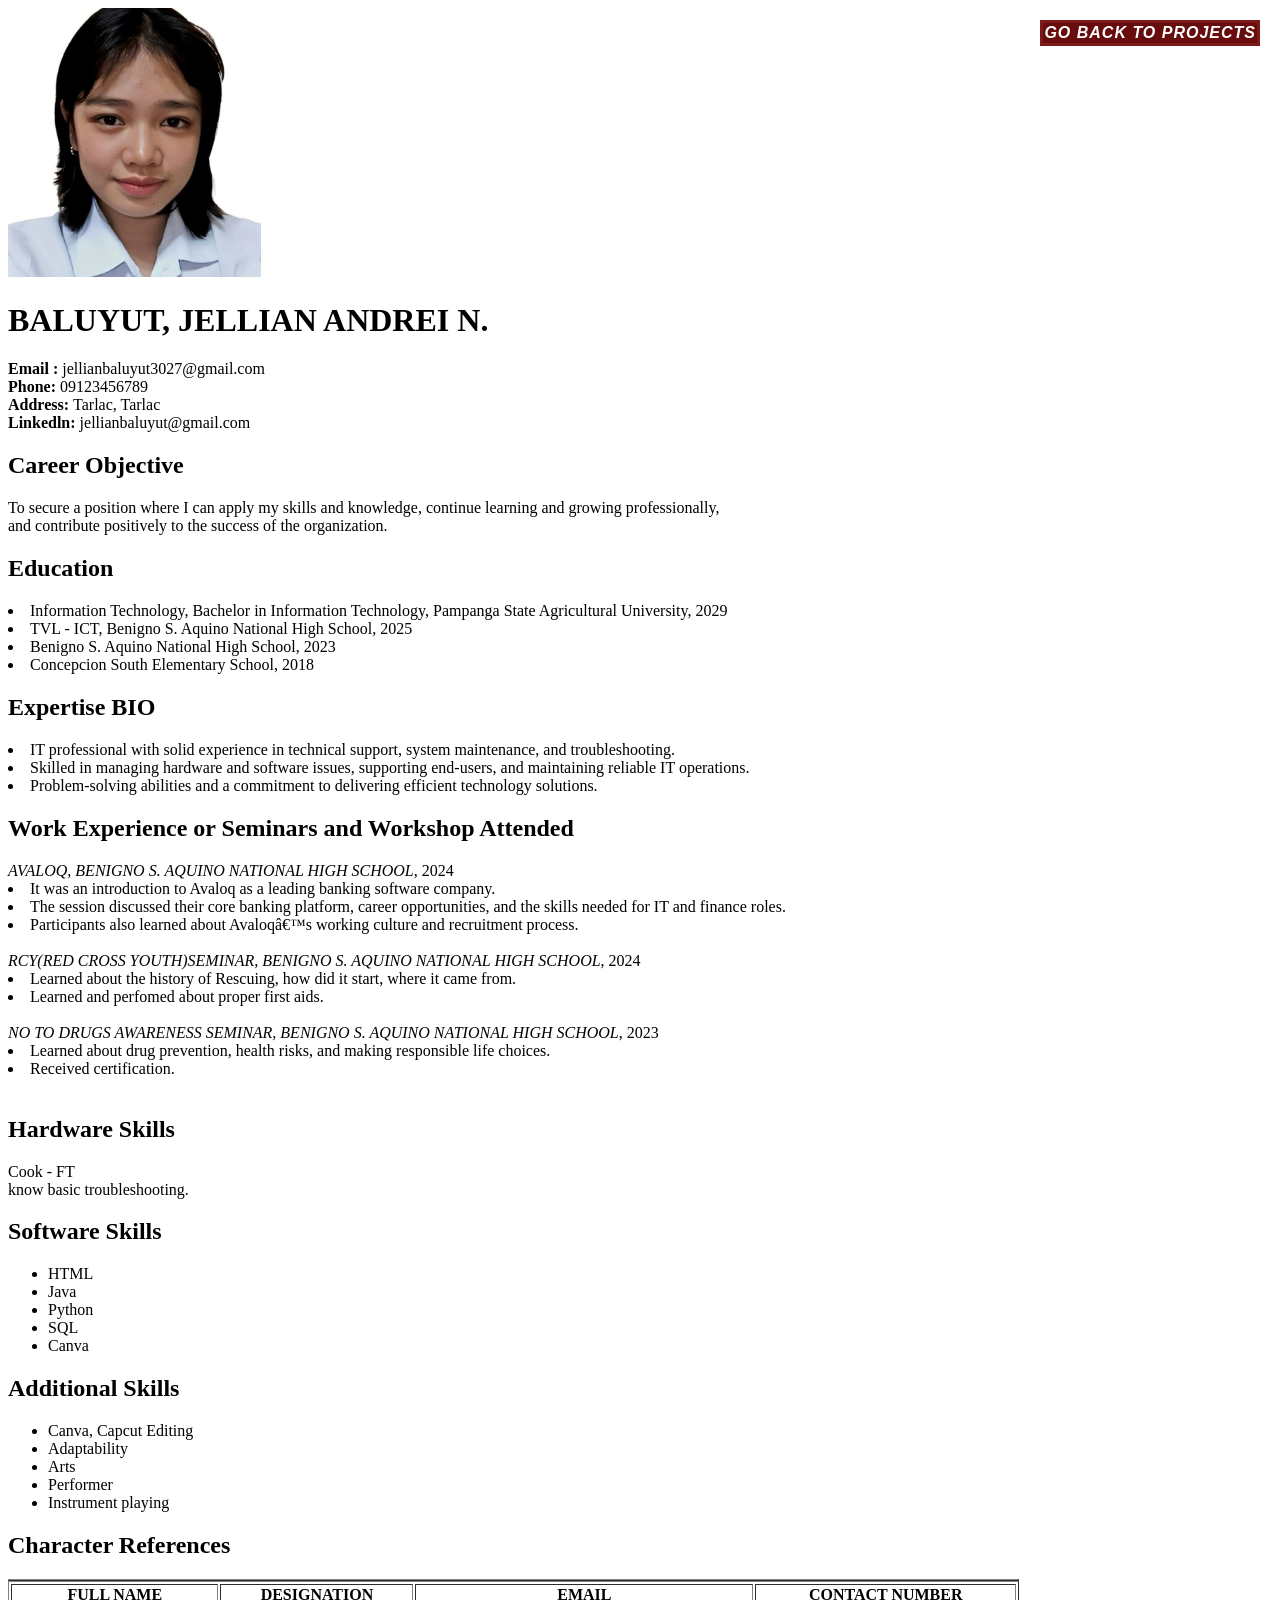
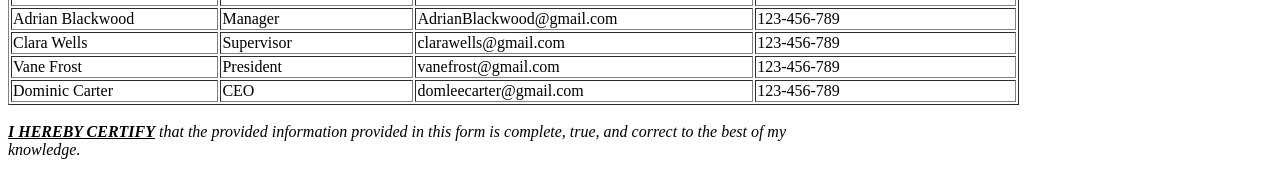
<file: act 1 Resume.html>
<!DOCTYPE html>
<html>
	<head>
		<meta charset = "UTF=8">
		<title>Resume</title>
	</head>	
	<body>
		<img src="images/jell.jpg" alt="pic" width="20%">
		
		<h1>BALUYUT, JELLIAN ANDREI N.</h1>
		<p><b>Email :</b> jellianbaluyut3027@gmail.com<br>
		<b>Phone: </b>09123456789<br>
		<b>Address: </b>Tarlac, Tarlac<br>
		<b>Linkedln: </b>jellianbaluyut@gmail.com
		
		<h2>Career Objective</h2>
		To secure a position where I can apply my skills and knowledge, continue learning and growing professionally,<br>
		and contribute positively to the success of the organization.
		
		<h2>Education</h2>
		<li>Information Technology, Bachelor in Information Technology, Pampanga State Agricultural University, 2029</li>
		<li> TVL - ICT, Benigno S. Aquino National High School, 2025</li>
		<li>Benigno S. Aquino National High School, 2023</li>
		<li>Concepcion South Elementary School, 2018</li>
		
		<h2>Expertise BIO</h2>
		<li>IT professional with solid experience in technical support, system maintenance, and troubleshooting.</li>
		<li>Skilled in managing hardware and software issues, supporting end-users, and maintaining reliable IT operations.</li>
		<li>Problem-solving abilities and a commitment to delivering efficient technology solutions.</li>

		<h2>Work Experience or Seminars and Workshop Attended</h2>
		
		<i>AVALOQ, BENIGNO S. AQUINO NATIONAL HIGH SCHOOL</i>, 2024
		<li>It was an introduction to Avaloq as a leading banking software company.</li>
		<li>The session discussed their core banking platform, career opportunities, and the skills needed for IT and finance roles.</li>
		<li>Participants also learned about Avaloq’s working culture and recruitment process.</li><br>
		
		<i>RCY(RED CROSS YOUTH)SEMINAR, BENIGNO S. AQUINO NATIONAL HIGH SCHOOL</i>, 2024
		<li>Learned about the history of Rescuing, how did it start, where it came from.</li>
		<li>Learned and perfomed about proper first aids.</li><br>
		
		<i>NO TO DRUGS AWARENESS SEMINAR, BENIGNO S. AQUINO NATIONAL HIGH SCHOOL</i>, 2023
		<li>Learned about drug prevention, health risks, and making responsible life choices.</li>
		<li>Received certification.</li><br>
		
		<h2>Hardware Skills</h2>
		Cook - FT<br>
		know basic troubleshooting.
		<h2>Software Skills</h2>
		<ul>
		<li>HTML</li>
		<li>Java</li>
		<li>Python</li>
		<li>SQL</li>
		<li>Canva</li>
		</ul>
		
		<h2>Additional Skills</h2>
		<ul>
		<li>Canva, Capcut Editing</li>
		<li>Adaptability</li>
		<li>Arts</li>
		<li>Performer</li>
		<li>Instrument playing</li>
		</ul>
		
		<h2>Character References</h2>
		<table border="1" width="80%"></table>
    
	<tr>
		<table border="1" width="80%">
		<th>FULL NAME</th>
		<th>DESIGNATION</th>
		<th>EMAIL</th>
		<th>CONTACT NUMBER</th>
		
		
    </tr>
	
	<tr>
		<td>Adrian Blackwood</td>
		<td>Manager</td>
		<td>AdrianBlackwood@gmail.com</td>
		<td>123-456-789</td>
    </tr>
    
	<tr>
		<td>Clara Wells</td>
		<td>Supervisor</td>
		<td>clarawells@gmail.com</td>
		<td>123-456-789</td>
    </tr>
	
	<tr>
		<td>Vane Frost</td>
		<td>President</td>
		<td>vanefrost@gmail.com</td>
		<td>123-456-789</td>
    </tr>
	
	<tr>
		<td>Dominic Carter</td>
		<td>CEO</td>
		<td>domleecarter@gmail.com</td>
		<td>123-456-789</td>
    </tr>
		
		
		
		
		
		</table><br>
		
	<i><strong><u> I HEREBY CERTIFY</u></strong> that the provided information provided in this form is complete, true, and correct to the best of my<br>
	knowledge.</i>
		</p>

	
    <a href="projects.html" style="text-decoration: none;
    font-family: 'Segoe UI', Tahoma, Geneva, Verdana, sans-serif;
    color: rgb(255, 255, 255); border-style: solid;
    border-color: rgb(126, 25, 25); background-color: rgb(104, 13, 13);
    padding: 1px;
    letter-spacing: 1px; 
    display: inline-block;
    position: fixed; 
    top: 20px; 
    right: 20px; 
    z-index: 100;">
    <b><i>GO BACK TO PROJECTS</i></b></a>

	</body>
	</html>
</file>
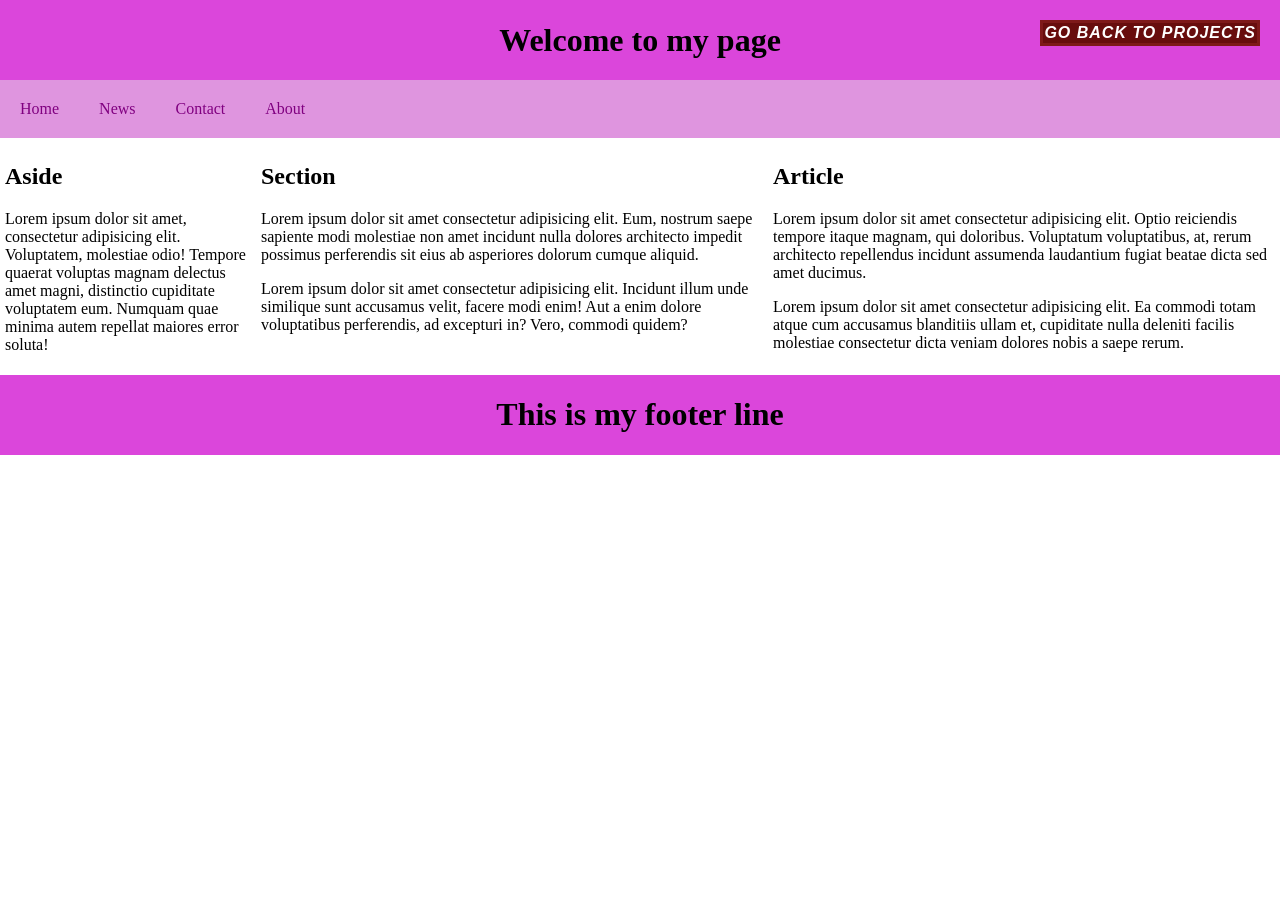
<file: act 7 SemanticCss.html>
<!DOCTYPE html>
<html>
    <head>
        
        <title>demo layout semantic using div</title>

        <style>
            * {
                box-sizing: border-box;
            }

            body{
                margin: 0;
            }

            header, footer{
                background-color: rgb(219, 70, 219);
                height: 80px;
                display:flex;
                justify-content: center;
                align-items:center;
            }

            ul{
                list-style-type: none;
                background-color: rgb(243, 144, 243);
                padding: 0;
                margin: 0;
                overflow: hidden;
            }

            li{float: left;
                
            }

            li a{
                display: block;
                color: purple;
                text-align: center;
                padding: 20px;
                text-decoration: none;
            }

            li a:hover{
                background-color: rgb(250, 153, 243);
            }

            li a:active{
                background-color: rgb(190, 109, 184);
            }

            nav ul{
                list-style-type: none;
                background-color:rgb(223, 149, 223) ;
                
            }

            aside{
                width: 20%;
                float: left;
                padding: 5px;
                
            }

            section{
                 width: 40%;
                float: left;
                padding: 5px;
            }


             article{
                width: 40%;
                float: left;
                padding: 5px;
            }

            footer{
                clear: both;
                text-align: center;
            }

            @media screen and (max-width:800px) 
            {
                 aside,
                 section,
                 article
                {
                    width: 100%;
                }
            }


        </style>
    </head>

    <body>
        <header>
            <h1>Welcome to my page</h1>
        </header>
        

        <nav>
            <ul>
                <li><a href="#home">Home</a></li>
                <li><a href="#news">News</a></li>
                <li><a href="#contact">Contact</a></li>
                <li><a href="#about">About</a></li>
            </ul>
        </nav>

                <aside>
                <h2>Aside</h2>
                <p>Lorem ipsum dolor sit amet, consectetur adipisicing elit. Voluptatem, molestiae odio! Tempore quaerat voluptas magnam delectus amet magni, distinctio cupiditate voluptatem eum. Numquam quae minima autem repellat maiores error soluta!</p>
                </aside>

                <section>
                <h2>Section</h2>
                <p>Lorem ipsum dolor sit amet consectetur adipisicing elit. Eum, nostrum saepe sapiente modi molestiae non amet incidunt nulla dolores architecto impedit possimus perferendis sit eius ab asperiores dolorum cumque aliquid.</p>
                <p>Lorem ipsum dolor sit amet consectetur adipisicing elit. Incidunt illum unde similique sunt accusamus velit, facere modi enim! Aut a enim dolore voluptatibus perferendis, ad excepturi in? Vero, commodi quidem?</p>
                </section>

                <article>
                <h2>Article</h2>
                <p>Lorem ipsum dolor sit amet consectetur adipisicing elit. Optio reiciendis tempore itaque magnam, qui doloribus. Voluptatum voluptatibus, at, rerum architecto repellendus incidunt assumenda laudantium fugiat beatae dicta sed amet ducimus.</p>
                <p>Lorem ipsum dolor sit amet consectetur adipisicing elit. Ea commodi totam atque cum accusamus blanditiis ullam et, cupiditate nulla deleniti facilis molestiae consectetur dicta veniam dolores nobis a saepe rerum.</p>
                </article>

                <footer>
                <h1>This is my footer line</h1>
                </footer>

                <br>
                <a href="projects.html" style="text-decoration: none;
                font-family: 'Segoe UI', Tahoma, Geneva, Verdana, sans-serif;
                color: rgb(255, 255, 255); border-style: solid;
                border-color: rgb(126, 25, 25); background-color: rgb(104, 13, 13);
                padding: 1px;
                letter-spacing: 1px; 
                display: inline-block;
                position: fixed; 
                top: 20px; 
                right: 20px; 
                z-index: 100;">
                <b><i>GO BACK TO PROJECTS</i></b></a>
            </body>
</html>
</file>
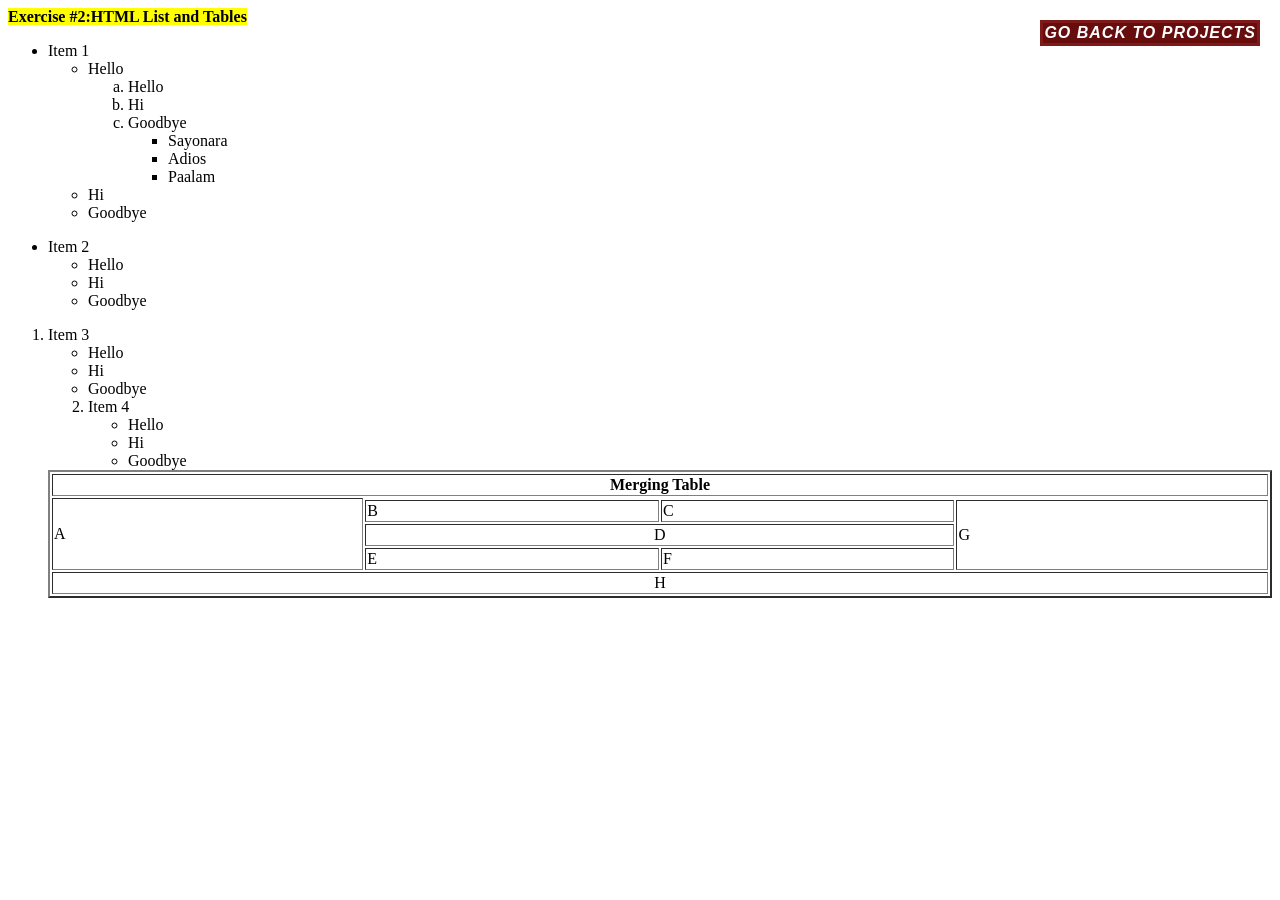
<file: act2 Nested.html>
<DOCTYPE html>
    <html>
        <head>
            <title>Nested List</title>
        </head>

        <body>
            <p><strong><mark>Exercise #2:HTML List and Tables</mark></strong></p>
           <ul type = "round">
             <li> Item 1</li>
             <ul type = "round">
                <li>Hello</li>
                <ol type = "a">
                    <li>Hello</li>
                    <ol type = "b"></ol>
                    <li>Hi</li>
                    <ol type = "c"></ol>
                    <li>Goodbye</li>
                

                    <ul type = "square">
                        <li>Sayonara</li>
                        <li>Adios</li>
                        <li>Paalam</li>
                        </ul>
                        </ol>
                        <li>Hi</li>
                        <li>Goodbye</li>
                        </ol>
                        </ul>
                        </ul>
            </ul>
           </ol>
            <ul type = "round">
              <li> Item 2</li>          
           <ul type = "circle">
            <li>Hello</li>
            <li>Hi</li>
            <li>Goodbye</li>
                   </ul>
            </ol>
        </ul>

        <ol start = "1">
            <li> Item 3</li>
        <ul type = "circle">
            <li>Hello</li>
            <li>Hi</li>
            <li>Goodbye</li>


        </ul>
        <ol start = "2">
        <li> Item 4</li>
        <ul type = "circle">
            <li>Hello</li>
            <li>Hi</li>
            <li>Goodbye</li>
        </ol>
        </ul>

<tr>
		<table border="2" width="100%">
		<th colspan = "4">Merging Table</th>
        <tr>
            <td rowspan="4"> A </td>
        </tr>
        <tr> 
            <td>B</td>
            <td>C</td>
            <td rowspan = "3">G</td>
        </tr>
        <tr><td colspan = "2" align="center">D</td>
        </tr>
        <td>E</td>
        <td>F</td>
    </tr>
    <tr><td colspan ="4" align="center" >H</td></tr>
    </table>

    <br>
    <a href="projects.html" style="text-decoration: none;
    font-family: 'Segoe UI', Tahoma, Geneva, Verdana, sans-serif;
    color: rgb(255, 255, 255); border-style: solid;
    border-color: rgb(126, 25, 25); background-color: rgb(104, 13, 13);
    padding: 1px;
    letter-spacing: 1px; 
    display: inline-block;
    position: fixed; 
    top: 20px; 
    right: 20px; 
    z-index: 100;">
    <b><i>GO BACK TO PROJECTS</i></b></a>
    
        </body>
    </html>
</file>
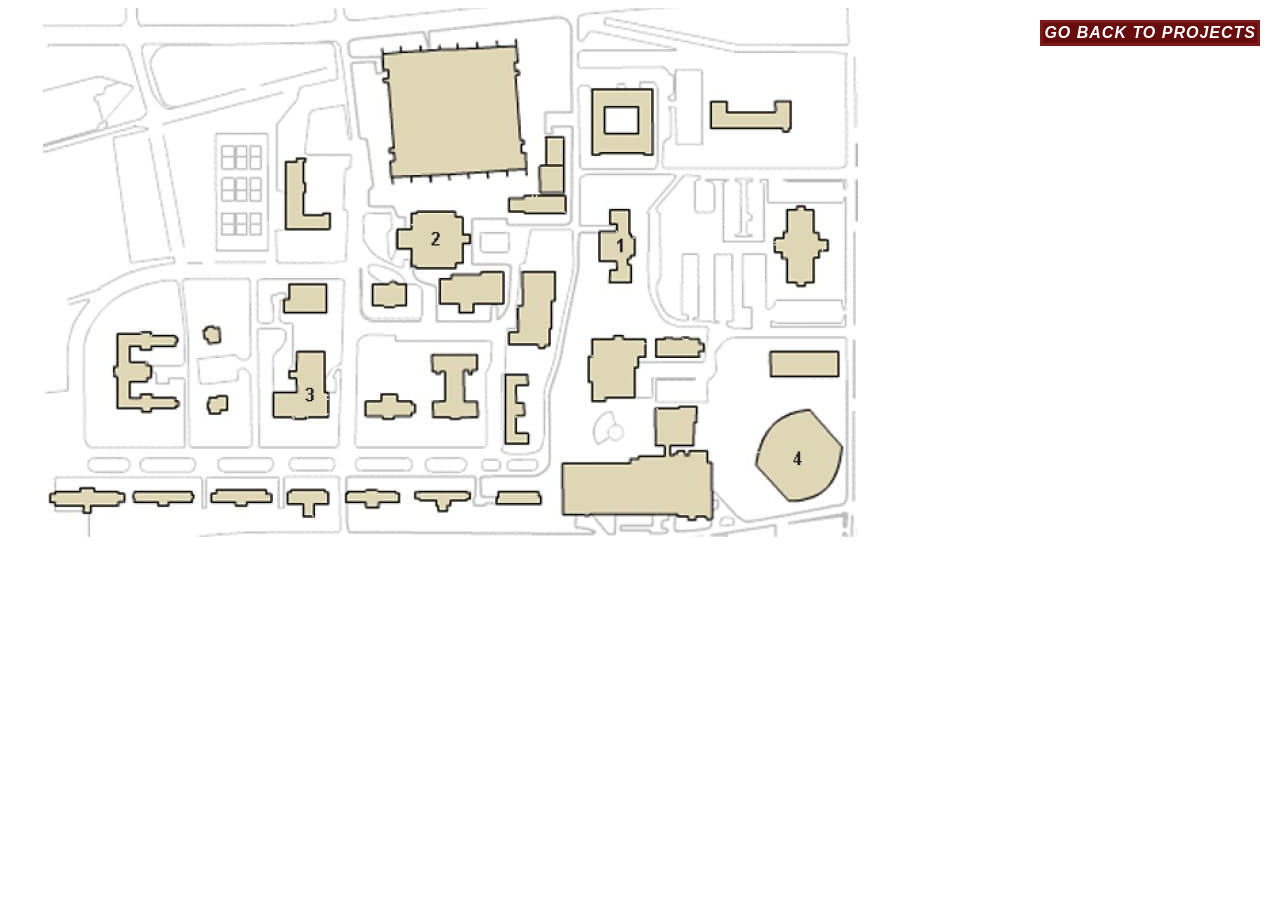
<file: act3 Img_map.html>
<!DOCTYPE html>
<html>
    <head>
        <meta charset="UTF-8">
        <title>Image Map</title>
    </head>

    <body>
        <img src="images/img.jpg" alt="campus" usemap="#campus" >

        <map name="campus">

            <area target="_blank" alt="Click to go to Computer Science Org" title="Click to go to Computer Science Org" 
            href="https://www.computerscience.org/" coords="601,198,623,274" shape="rect">

            <area target="_blank" alt="Click to go to College of Business and Technology Home Page." title="Click to go to College of Business and Technology Home Page." 
            href="https://asingan.psu.edu.ph/college-of-technology-and-business/" coords="408,205,451,259" shape="rect">

            <area target="_blank" alt="Click to go to Department IC Technology Home Page." title="Click to go to Department IC Technology Home Page." 
            href="https://dict.gov.ph/" coords="285,346,320,408" shape="rect">

            <area target="_blank" alt="Click to go to Harper Library Home Page." title="Click to go to Harper Library Home Page." 
            href="https://www.harper-adams.ac.uk/study/902/the-library/" coords="762,413,819,490" shape="rect">
        </map>

        <br>
    <a href="projects.html" style="text-decoration: none;
    font-family: 'Segoe UI', Tahoma, Geneva, Verdana, sans-serif;
    color: rgb(255, 255, 255); border-style: solid;
    border-color: rgb(126, 25, 25); background-color: rgb(104, 13, 13);
    padding: 1px;
    letter-spacing: 1px; 
    display: inline-block;
    position: fixed; 
    top: 20px; 
    right: 20px; 
    z-index: 100;">
    <b><i>GO BACK TO PROJECTS</i></b></a>
    </body>
</html>
</file>
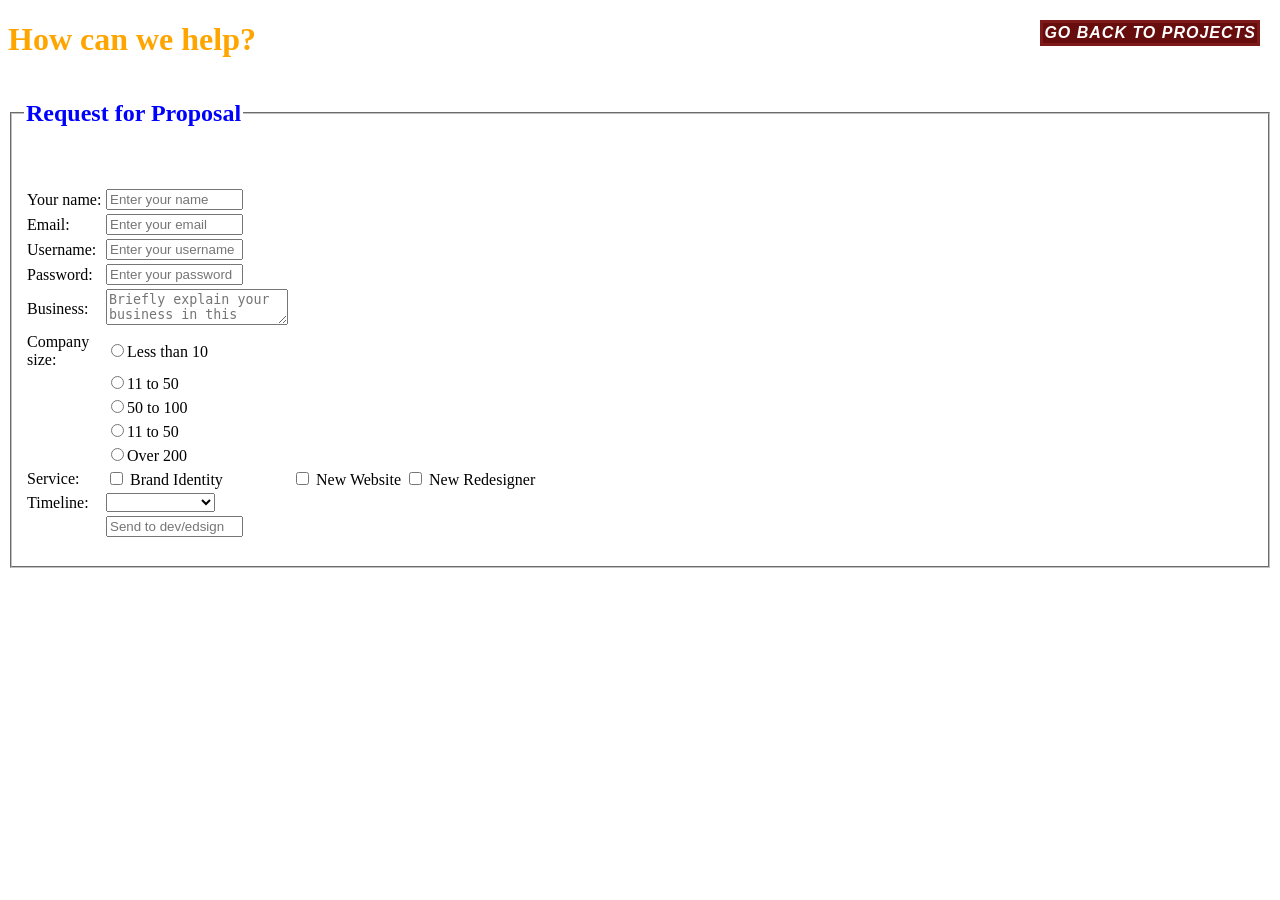
<file: act4 HTML forms.html>
<!DOCTYPE html>
<html>
<head>
    <title>Lab Exercise #3 HTML Forms</title>
</head>

<body>
    <h1 style="color:orange">How can we help?</h1>
   <fieldset>
    <legend><h2 style="color:blue">Request for Proposal</h2></legend>
   <p>
   <form>
    <table>
        <tr>
            <td><label>Your name:</label></td>
            <td><input type="text" size = "15" placeholder="Enter your name"> </td>
            
        </tr>

        <tr>
            <td><label>Email:</label></td>
            <td><input type="text" size = "15" placeholder="Enter your email"> </td>
            
        </tr>

        <tr>
            <td><label>Username:</label></td>
            <td><input type="text" size = "15" placeholder="Enter your username"> </td>
            
        </tr>

        <tr>
            <td><label>Password:</label></td>
            <td><input type="text" size = "15" placeholder="Enter your password"> </td>
            
        </tr>

        <tr>
            <td><label>Business:</label></td>
            <td><textarea type="text" size="15" placeholder="Briefly explain your business in this space"></textarea> </td>
            
        </tr>

        <tr>
            <td>Company size:</td>
            <td><input type = "radio" size="15" placeholder="radio"><label>Less than 10</label></td>
        </tr>

        <tr>
            <td width="75"></td>
            <td><input type = "radio" size="15" placeholder="radio"><label>11 to 50</label></td>
        </tr>

        <tr>
            <td width="75"></td>
            <td><input type = "radio" size="15" placeholder="radio"><label>50 to 100</label></td>
        </tr>

        <tr>
            <td width="75"></td>
            <td><input type = "radio" size="15" placeholder="radio"><label>11 to 50</label></td>
        </tr>

        <tr>
            <td width="75"></td>
            <td><input type = "radio" size="15" placeholder="radio"><label>Over 200</label></td>
        </tr>
        


        
            <tr>
            <td>Service:</td>
            
            <td><input type = "checkbox"  placeholder="checkbox">
            <label>Brand Identity</label></td>

            <td><input type ="checkbox" name="Brand Identity">
            <label>New Website</label></td>
           
            <td><input type ="checkbox" name="New Website">
            <label>New Redesigner</label></td>
           
        </tr>  

         <br>
         <tr>
         <td><label>Timeline:</label></td>
            <td><select>
                <optgroup>
                <option>&nbsp</option>
                    <option>Immediately</option>
                    <option>1-2 weeks</option>
                    <option>3-6 weeks</option>
                    <option>7-2 months</option>
            </select></td>  
        </optgroup>    
        </tr>

        <tr>
            <td width="75"></td>
            <td><input type = "Send to dev/design" size="15" placeholder="Send to dev/edsign"></td>
        </tr>

        </table>
            </form>
    </p>
   </fieldset>

   <a href="projects.html" style="text-decoration: none;
    font-family: 'Segoe UI', Tahoma, Geneva, Verdana, sans-serif;
    color: rgb(255, 255, 255); border-style: solid;
    border-color: rgb(126, 25, 25); background-color: rgb(104, 13, 13);
    padding: 1px;
    letter-spacing: 1px; 
    display: inline-block;
    position: fixed; 
    top: 20px; 
    right: 20px; 
    z-index: 100;">
    <b><i>GO BACK TO PROJECTS</i></b></a>
    
</body>
</html>
</file>
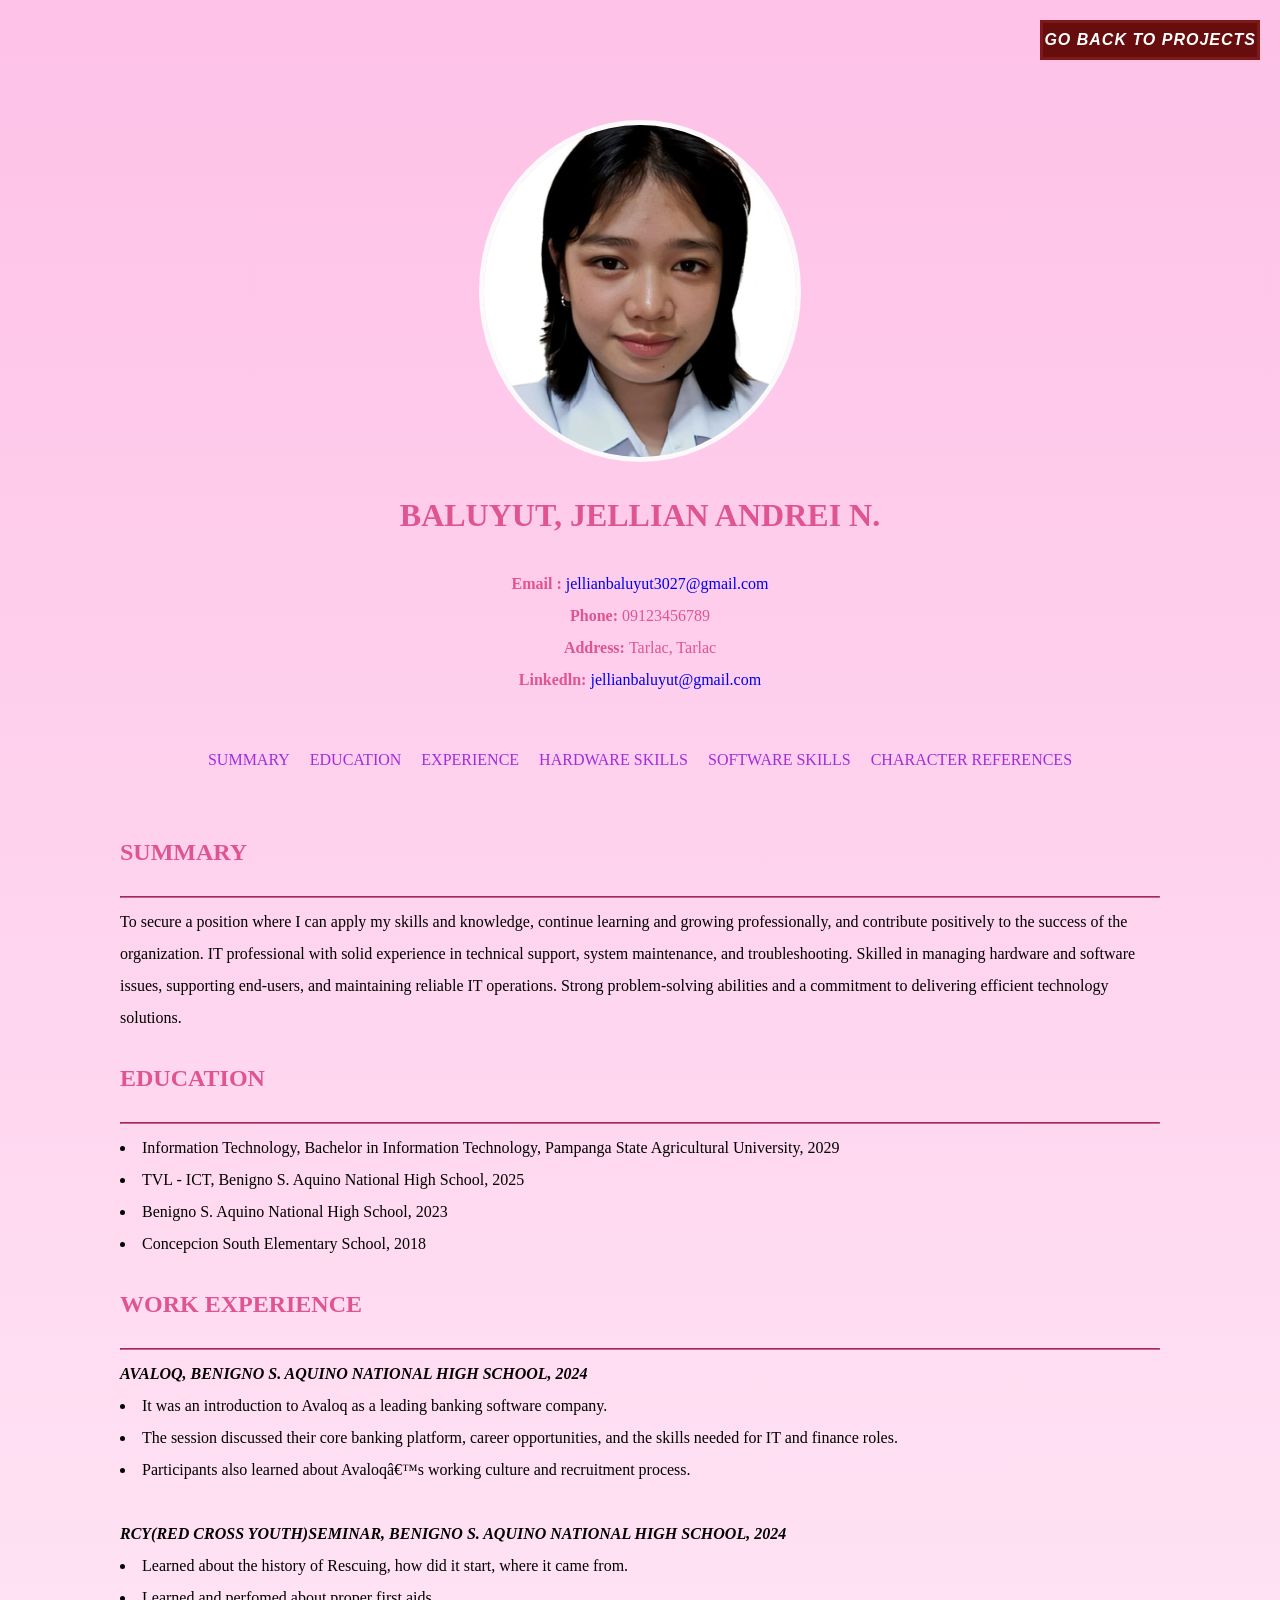
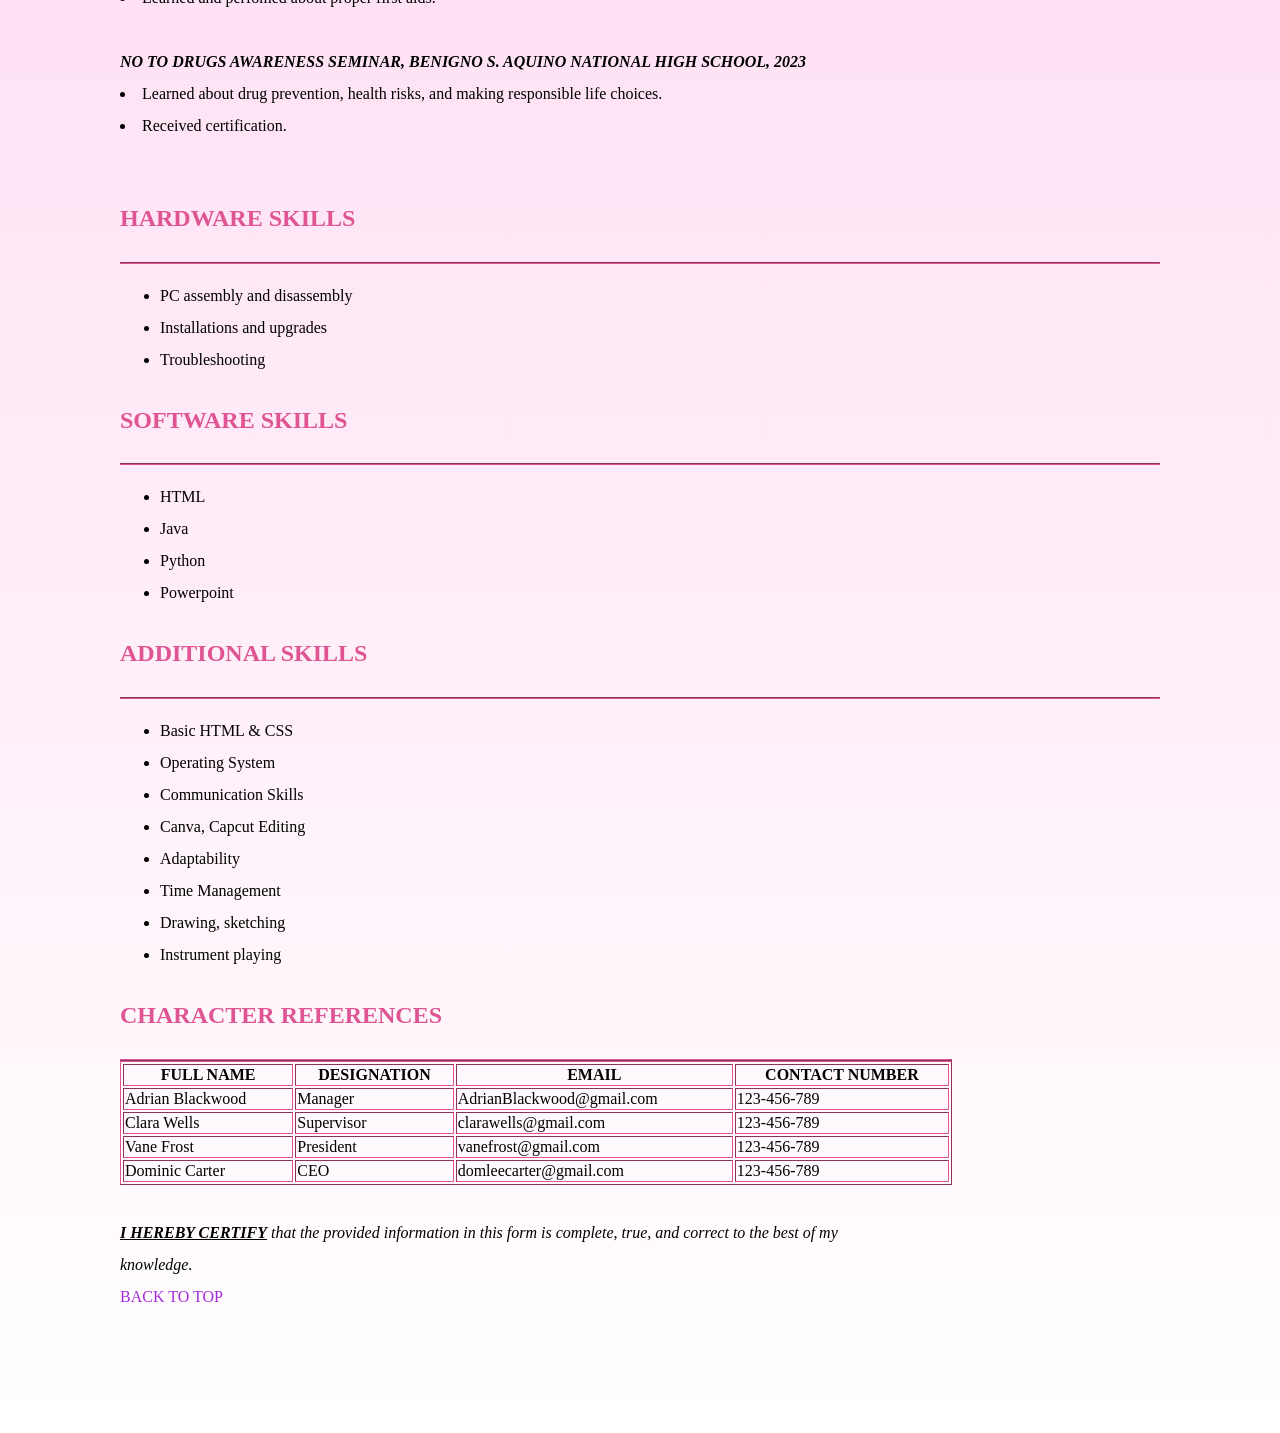
<file: act5 ResumeWcss.html>
<html>
	<head>
		<meta charset = "UTF=8">
		<title>Resume</title>  

        <style>
            body {
				 background-image: linear-gradient(rgb(254, 193, 231),rgb(255, 255, 255));
                background-color:rgb(81, 80, 88);
                padding: 20px;
                color:rgb(0, 0, 0);
                line-height:2;
				margin: 100px;
				font-family: Georgia, 'Times New Roman', Times, serif;
            }

			h2,h1{ 
				color:rgb(223, 84, 146);
			}

			.info p{
				text-align: center;
				color: rgb(223, 84, 146);
				
			}

			hr,table{
				border-color:rgb(223, 84, 146);
			}
				
			.navigation ul{
				list-style: none;
				justify-content: center;
				display: flex;
				flex-wrap: wrap;
				gap: 20px;
				margin: 0;
				padding: 0;
				
			}

			.navigation a{
				text-decoration: none;
			}

			.navigation a:link{
				color:rgb(164, 43, 219);
			}

			.navigation a:visited{
				color:brown;
			}

			.navigation a:hover{
				color:darkorange;
			}

			.navigation a:active{
				color:rgb(0, 3, 199);
			}

			.tawp a:link{
				color:rgb(164, 43, 219); text-decoration: none; 

			}






			
        </style>
	</head>	

	<body>
		<a id="top"></a>
		<div class="personal">
        <div style="text-align: center;"><img src = "images/jell.jpg" width="30%px" alt="My Photo" style="border-width: 5px; border-radius: 50%; border-style:solid; border-color:rgb(252, 249, 250);">
		</div>
		
		
			
		<h1 style="text-align: center;"><strong>BALUYUT, JELLIAN ANDREI N.</strong></h1>
		<div class="info">
		<p>
		<b>Email :</b><a href="mailto: jellianbaluyut3027@gmail.com" style="text-decoration: none;"> jellianbaluyut3027@gmail.com</a><br>
		<b>Phone: </b>09123456789<br>
		<b>Address: </b>Tarlac, Tarlac<br>
		<b>Linkedln: </b><a href="linkto: jellianbaluyut@gmail.com" style="text-decoration: none;">jellianbaluyut@gmail.com</a>
		</p>
		</div>
		<br>
			<header>
            <nav class="navigation">
				<ul>
                    <li><a href="#summary">SUMMARY</a></li>
                    <li><a href="#education">EDUCATION</a></li>
                    <li><a href="#work">EXPERIENCE</a></li>
                    <li><a href="#hardware">HARDWARE SKILLS</a></li>
                    <li><a href="#software">SOFTWARE SKILLS</a></li>
                    <li><a href="#references">CHARACTER REFERENCES</a></li>
                </ul>
            </nav>
        </header>
        <br>
		
		
		<h2 id="summary">SUMMARY</h2>
        <hr>
		To secure a position where I can apply my skills and knowledge, continue learning and growing professionally,
		and contribute positively to the success of the organization. IT professional with solid experience in technical support, system maintenance, and troubleshooting.
		Skilled in managing hardware and software issues, supporting end-users, and maintaining reliable IT operations.
		Strong problem-solving abilities and a commitment to delivering efficient technology solutions.
		
		<h2  id="education">EDUCATION</h2>
        <hr>
		<li>Information Technology, Bachelor in Information Technology, Pampanga State Agricultural University, 2029</li>
		<li> TVL - ICT, Benigno S. Aquino National High School, 2025</li>
		<li>Benigno S. Aquino National High School, 2023</li>
		<li>Concepcion South Elementary School, 2018</li>
		
		<h2 id="work">WORK EXPERIENCE</h2>
		 <hr>
		<i><strong>AVALOQ, BENIGNO S. AQUINO NATIONAL HIGH SCHOOL, 2024</strong></i>
		<li>It was an introduction to Avaloq as a leading banking software company.</li>
		<li>The session discussed their core banking platform, career opportunities, and the skills needed for IT and finance roles.</li>
		<li>Participants also learned about Avaloq’s working culture and recruitment process.</li><br>
		
		<i><strong>RCY(RED CROSS YOUTH)SEMINAR, BENIGNO S. AQUINO NATIONAL HIGH SCHOOL, 2024</strong></i>
		<li>Learned about the history of Rescuing, how did it start, where it came from.</li>
		<li>Learned and perfomed about proper first aids.</li><br>
		
		<i><strong>NO TO DRUGS AWARENESS SEMINAR, BENIGNO S. AQUINO NATIONAL HIGH SCHOOL, 2023</strong></i>
		<li>Learned about drug prevention, health risks, and making responsible life choices.</li>
		<li>Received certification.</li><br>
		
		<h2 id="hardware">HARDWARE SKILLS</h2>
		<hr>
		<ul>
		<li>PC assembly and disassembly</li>
		<li> Installations and upgrades</li>
		<li>Troubleshooting</li> 
		</ul>

		<h2 id="software">SOFTWARE SKILLS</h2>
		<hr>
		<ul>
		<li>HTML</li>
		<li>Java</li> 
		<li>Python</li>
		<li>Powerpoint</li> 
		</ul>

		<h2>ADDITIONAL SKILLS</h2>
		 <hr>
		 <ul>
		<li>Basic HTML & CSS</li>
		<li>Operating System</li>
		<li>Communication Skills</li>
		<li>Canva, Capcut Editing</li>
		<li>Adaptability</li>
		<li>Time Management</li>
		<li>Drawing, sketching</li>
		<li>Instrument playing</li>
		</ul>
		
		<h2 id="references">CHARACTER REFERENCES</h2>
		<table border="1" width="80%"></table>
    
	<tr>
		<table border="1" width="80%">
		<th>FULL NAME</th>
		<th>DESIGNATION</th>
		<th>EMAIL</th>
		<th>CONTACT NUMBER</th>
		
		
    </tr>
	
	<tr>
		<td>Adrian Blackwood</td>
		<td>Manager</td>
		<td>AdrianBlackwood@gmail.com</td>
		<td>123-456-789</td>
    </tr>
    
	<tr>
		<td>Clara Wells</td>
		<td>Supervisor</td>
		<td>clarawells@gmail.com</td>
		<td>123-456-789</td>
    </tr>
	
	<tr>
		<td>Vane Frost</td>
		<td>President</td>
		<td>vanefrost@gmail.com</td>
		<td>123-456-789</td>
    </tr>
	
	<tr>
		<td>Dominic Carter</td>
		<td>CEO</td>
		<td>domleecarter@gmail.com</td>
		<td>123-456-789</td>
    </tr>
		</table><br>

	<i><strong><u> I HEREBY CERTIFY</u></strong> that the provided information in this form is complete, true, and correct to the best of my<br>
	knowledge.</i>

	<br>

	<nav class="tawp">
	<a href="#top">BACK TO TOP</a>
	</nav>
		
		</p>
      </h2>
	</div>

	<a href="projects.html" style="text-decoration: none;
    font-family: 'Segoe UI', Tahoma, Geneva, Verdana, sans-serif;
    color: rgb(255, 255, 255); border-style: solid;
    border-color: rgb(126, 25, 25); background-color: rgb(104, 13, 13);
    padding: 1px;
    letter-spacing: 1px; 
    display: inline-block;
    position: fixed; 
    top: 20px; 
    right: 20px; 
    z-index: 100;">
    <b><i>GO BACK TO PROJECTS</i></b></a>
	
	</body>
	

	</html>
</file>
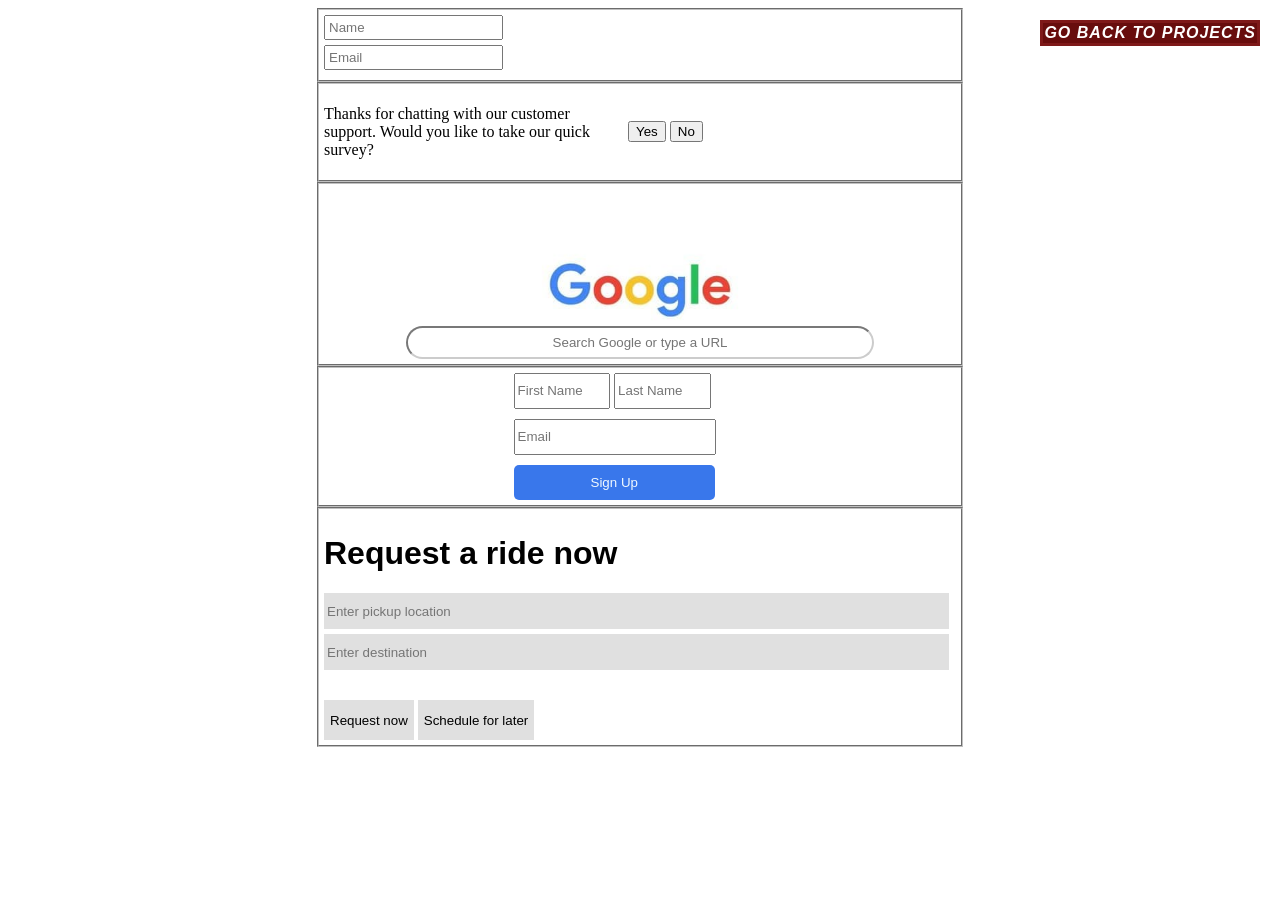
<file: act6 CssDisplayProperty.html>
<!DOCTYPE html>
<html>
<head>
    <title>Labtask6-1</title>
    <style>
        
    .display-block {
        display: block;
        margin-bottom: 5px;
        padding: 3px;
    }

    
     .inline-block{
        width: 300px;
        display: inline-block;
        vertical-align: middle;
    }

    .google-section{
        text-align: center;
    }

    .google-logo{
        width: 500px;
        display: block;
        margin: 0 auto;
    }       

    .google-search{
        text-align: center;
        width: 450px;
        padding: 7px;
        border-radius: 25px;
        border-color: #ccc;
    }

    .signin{
        margin-left: 30%;
    }

     .signin input {
        height: 30px;
        width: 20%;    
    }

     .signin input + input + input{ 
        width: 44%;
        display: block;
        margin-top: 10px;
    }
    
    .signin input + input + input + button{
    width: 45.5%;
    padding: 10px;
    border-radius: 5px;
    border: none;
    background-color: rgb(57, 119, 235);
    color:aliceblue;
    margin-top: 10px;
    }

    .signin button:hover {
        background-color: rgb(182, 211, 245);
        color:rgb(10, 19, 63);
    }

    .signin button:active {
        background-color: rgb(74, 92, 112);
        color:rgb(10, 19, 63);
    }

    fieldset{
        width: 50%;
        margin: auto;
        padding: 5px;
    }

    .ride h1{
        font-family:Arial, Helvetica, sans-serif;
    }

    .ride input{
        display: block;
        margin-bottom: 5px;
        padding: 3px;
        width: 98%;
        height: 30px;
        background-color: #e0e0e0;
        border: none;
    }

    .ride button{
        height: 40px;
        width: auto;
        margin-top: 25px;
        background-color: #e0e0e0;
        border: none;
    }

    .ride button:hover{
        background-color: black;
        color: white;
    }

    .ride button:active{
        background-color: rgb(108, 117, 248);
        color: white;
    }

    
    </style>
</head>

<body>
    <fieldset>
    <div container>
   <input type="text" placeholder="Name" class="display-block">
   <input type="text" placeholder="Email" class="display-block">
    </div>
    </fieldset>

    <fieldset>
   <p class="inline-block">
    Thanks for chatting with our customer support.
        Would you like to take our quick survey?
    </p>

    <button class="inline-box survey-btn">Yes</button>
    <button class="inline-box survey-btn">No</button>
    </fieldset>
   
    <fieldset>
    <div class="google-section">
    <img src="images/logo.jpg" class="google-logo">
    <input type="text" class="google-search" placeholder="Search Google or type a URL" >
    </div>
    </fieldset>

    <fieldset>
     <div class="signin">
   <input type="text" placeholder="First Name">
   <input type="text" placeholder="Last Name">
   <input type="text" placeholder="Email">
   <button type="submit">Sign Up</button>
    </div>
    </fieldset>

    <fieldset>
        <div class="ride">
            <h1>Request a ride now</h1>
            <input type="text" placeholder="Enter pickup location">
            <input type="text" placeholder="Enter destination">
            <button type="submit">Request now</button>
            <button type="submit">Schedule for later</button>
        </div>
    </fieldset>

    <a href="projects.html" style="text-decoration: none;
    font-family: 'Segoe UI', Tahoma, Geneva, Verdana, sans-serif;
    color: rgb(255, 255, 255); border-style: solid;
    border-color: rgb(126, 25, 25); background-color: rgb(104, 13, 13);
    padding: 1px;
    letter-spacing: 1px; 
    display: inline-block;
    position: fixed; 
    top: 20px; 
    right: 20px; 
    z-index: 100;">
    <b><i>GO BACK TO PROJECTS</i></b></a>
    
</body>
</html>
</file>
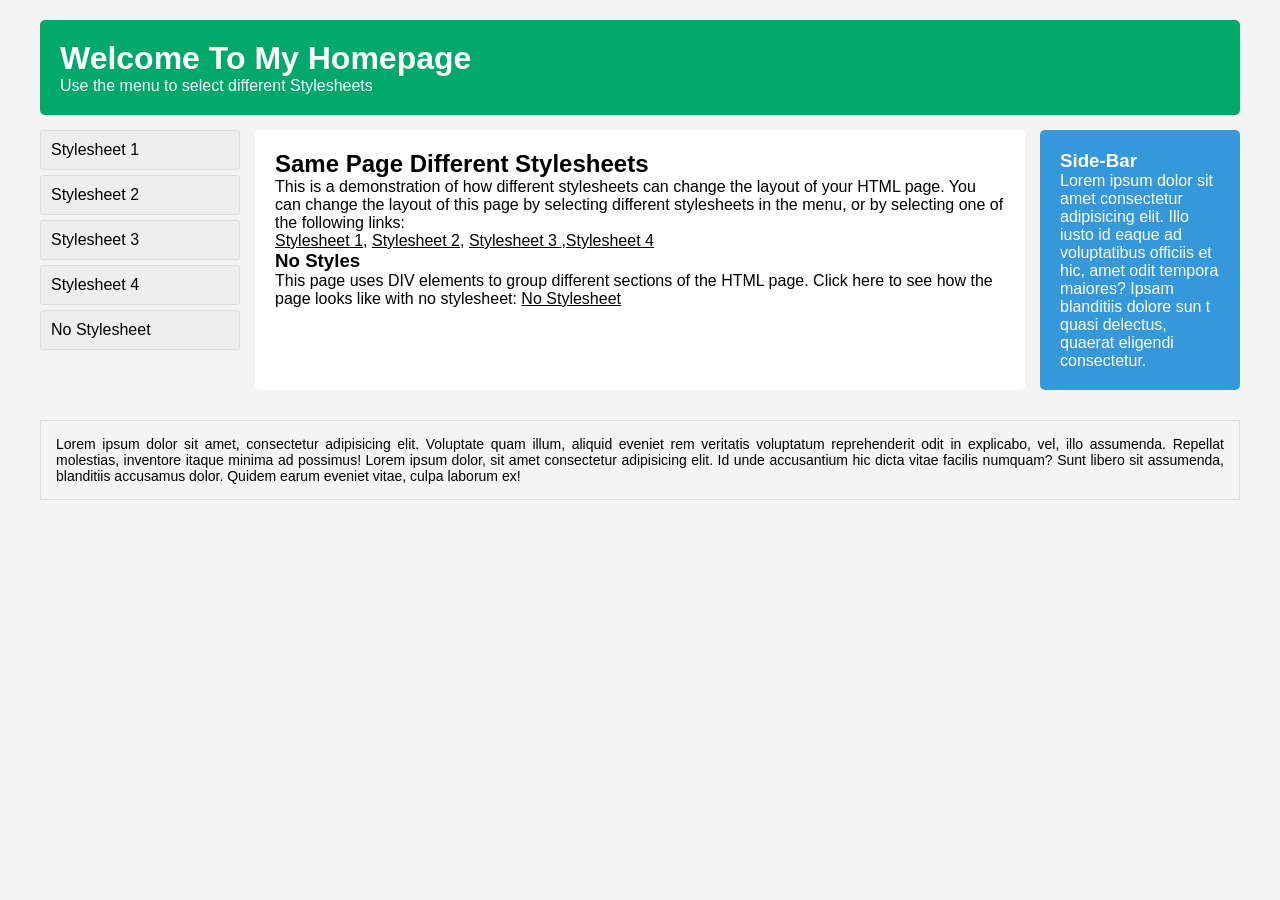
<file: FT1.html>
<!DOCTYPE html>
<html>
    <head>
        <meta charset="UTF-8">
        <meta name="viewport" content="width=device-width, initial-scale=1.0">
        <title>Finals Task 1.
        Creating Responsive Layout using Flex Display Property</title>
        <link rel="stylesheet" href="FT1.css">
    </head>

    <body>
    <div class="container">
            <header>
            <h1 >Welcome To My Homepage</h1>
            <p>Use the menu to select different Stylesheets</p>
            </header>
        
    <div class="Stylesheets">
        <nav>
            <ul>
                <li class="active">Stylesheet 1</li>
                <li>Stylesheet 2</li>
                <li>Stylesheet 3</li>
                <li>Stylesheet 4</li>
                <li>No Stylesheet</li>
            </ul><br>
        </nav>
        
        <main>
            <h2>Same Page Different Stylesheets</h2>
            <p>This is a demonstration of how different stylesheets can change 
                the layout of your HTML page. You can change the layout of this
                page by selecting different stylesheets in the menu, or by selecting
                one of the following links:</p>
            <p>
                <a href="#">Stylesheet 1</a>, <a href="#">Stylesheet 2</a>, <a href="#">Stylesheet 3 </a> ,<a href="#">Stylesheet 4</a>  
            </p>

            <h3 id="nostyle">No Styles</h3>
            <p>This page uses DIV elements to group different sections of the HTML page.
            Click here to see how the page looks like with no stylesheet: <a href="#">No Stylesheet</a>
            </p>
            </main>

            <aside>
            <h3>Side-Bar</h3>
            <p>Lorem ipsum dolor sit amet consectetur adipisicing elit.
            Illo iusto id eaque ad voluptatibus officiis et hic,
            amet odit tempora maiores? Ipsam blanditiis dolore sun
            t quasi delectus, quaerat eligendi consectetur.</p>
            </aside>
    </div>

        <footer>
            <p>Lorem ipsum dolor sit amet, consectetur adipisicing elit.
            Voluptate quam illum, aliquid eveniet rem veritatis voluptatum
            reprehenderit odit in explicabo, vel, illo assumenda. Repellat
            molestias, inventore itaque minima ad possimus! Lorem ipsum dolor,
            sit amet consectetur adipisicing elit. Id unde accusantium hic
            dicta vitae facilis numquam? Sunt libero sit assumenda, blanditiis
            accusamus dolor. Quidem earum eveniet vitae, culpa laborum ex!</p>
        </footer>
    </div>
 
    </body>
</html>
</file>
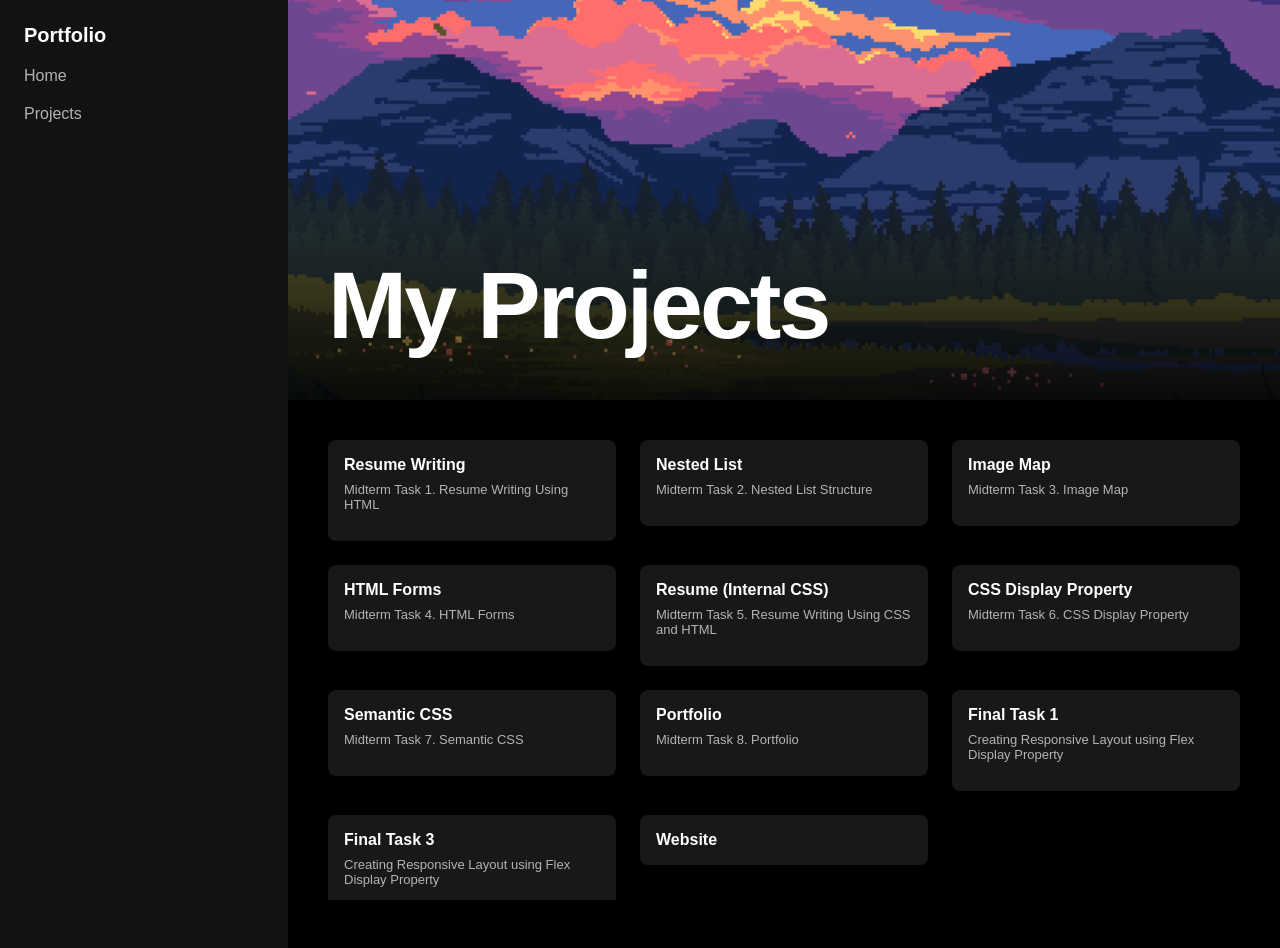
<file: projects.html>
<!DOCTYPE html>
<html>
    <head>
        <title>Projects</title>
        <meta charset="UTF-8">
        <style>
            body {
                background-color: #000;
                color: white;
                font-family: 'Segoe UI', Tahoma, Geneva, Verdana, sans-serif;
                margin: 0;
                height: 100vh;
                display: flex;
            }
            
            .sidebar {
                background-color: #121212;
                width: 240px;
                padding: 24px;
                display: flex;
                gap: 20px;
                flex-direction: column;
                height: 100vh;
                position: sticky;
                top: 0;
            }
            .sidebar a {
                text-decoration: none;
                color: #b3b3b3;
                transition: color 0.3s;
            }
            .sidebar a:hover {
                color: white;
            }
           
            .main-view {
                flex: 1;
                overflow-y: auto;
                scroll-behavior: smooth;
            }
            .header {
                position: relative;
                height: 400px;
                padding: 0;
                overflow: hidden;
            }
            .header::after {
                content: '';
                position: absolute;
                bottom: 0;
                width: 100%;
                height: 50%;
                background: linear-gradient(transparent, rgba(0,0,0,0.8));
            }
            .cover {
                height: 100%;
                width: 100%;
                object-fit: cover;
                display: block;
            }
            .text-main {
                position: absolute;
                bottom: 40px;
                left: 40px;
                z-index: 1;
            }
            .text-main h1 {
                font-size: 95px;
                margin: 0;
                font-weight: 900;
                letter-spacing: -3px;
                color: white;
            }
          
            .projects {
                display: grid;
                grid-template-columns: repeat(auto-fill, minmax(250px, 1fr));
                gap: 24px;
                padding: 40px;
                align-items: start;
            }
            .project-card {
                list-style: none;
            }
            .project-card summary {
                list-style: none;
                cursor: pointer;
                outline: none;
            }
            .project-card summary::-webkit-details-marker {
                display: none;
            }
           
            .box-content {
                background-color: #181818;
                padding: 16px;
                border-radius: 8px;
                transition: background-color 0.3s, transform 0.3s;
            }
            .box-content:hover {
                background-color: #282828;
                transform: translateY(-5px);
            }
            .box-content h3 {
                font-size: 16px;
                margin: 0;
                white-space: nowrap;
                overflow: hidden;
                text-overflow: ellipsis;
            }
            .box-content p {
                color: #b3b3b3;
                font-size: 13px;
                margin-top: 8px;
            }
           
            .expanded-info {
                grid-column: 1 / -1;
                background: #282828;
                padding: 30px;
                border-radius: 8px;
                margin-top: 15px;
                border: 1px solid #333;
            }
            .code-snapshot {
                width: 100%;
                max-width: 700px;
                border-radius: 4px;
                margin: 20px 0;
                border: 1px solid #444;
                display: block;
            }
            .action-buttons {
                display: flex;
                gap: 15px;
                margin-top: 20px;
                flex-wrap: wrap;
            }
            .btn {
                padding: 12px 24px;
                border-radius: 50px;
                text-decoration: none;
                font-weight: bold;
                font-size: 14px;
                background-color: #1DB954;
                color: black;
                display: inline-block;
                transition: transform 0.2s;
            }
            .btn:hover {
                transform: scale(1.05);
                background-color: #1ed760;
            }
            .br{
                gap: 50px;
            }
        </style>
    </head>
    
    <body>
        <div class="sidebar">
            <div style="font-weight: bold; font-size: 20px;">Portfolio</div>
            <div class="home-navigation"><a href="index.html">Home</a></div>
            <div class="projects-navigation"><a href="projects.html">Projects</a></div>
        </div>

        <div class="main-view">
            <div class="header">
                <img src="images/gif.gif" alt="gif" class="cover">
                <div class="text-main">
                    <h1>My Projects</h1>
                </div>
            </div>    

            <div class="projects">
                <details class="project-card">
                    <summary>
                        <div class="box-content">
                            <h3>Resume Writing</h3>
                            <p>Midterm Task 1. Resume Writing Using HTML</p>
                        </div>
                    </summary>
                    <div class="expanded-info">
                        <h3>Instructions</h3>
                        <ul>
                        <li>Goal: Build a structured personal resume using semantic HTML5 tags.</li><br>
                        Requirements:<br>
                        <li>Use (h1) for the name and (h3) for section headers.</li><br>
                        <li>Organize content (Objective, Experience, Skills) using bulleted lists (ul).</li><br>
                        <li>Incorporate a profile image and use horizontal rules (hr) for visual separation.</li><br>
                        <li>Tech used: HTML5.</li>
                        </ul>
                        <img src="images/resumess.jpg" alt="Resume Preview" class="code-snapshot">
                        <div class="action-buttons">
                            <a href="act 1 Resume.html" class="btn">Open Live Output</a>
                            <a href="https://github.com/jellianbaluyut3027-hash/Midterm-Task1-Resume/blob/main/index.html" class="btn">View On Github</a>
                            <a href="images/resumecode.jpg" class="btn">Open Source Code</a>
                        </div>
                    </div>
                </details>

                <details class="project-card">
                    <summary>
                        <div class="box-content">
                            <h3>Nested List</h3>
                            <p>Midterm Task 2. Nested List Structure</p>
                        </div>
                    </summary>
                    <div class="expanded-info">
                        <h3>Instructions</h3>
                        <p>1. Create a new html document. Save the file as Exer2List.html<br>
                        2. Using Ordered and Unordered list, do the sample content below.</p>
                        <img src="images/nestedss.jpg" alt="Nested List Preview" class="code-snapshot">
                        <div class="action-buttons">
                            <a href="act2 Nested.html" class="btn">Open Live Output</a>
                            <a href="https://github.com/jellianbaluyut3027-hash/Midterm-Task2-NestedList/blob/main/index.html" class="btn">View On Github</a>
                            <a href="images/Nestedcode.jpg" class="btn">Open Source Code</a>
                        </div>
                    </div>
                </details>

                <details class="project-card">
                    <summary>
                        <div class="box-content">
                            <h3>Image Map</h3>
                            <p>Midterm Task 3. Image Map</p>
                        </div>
                    </summary>
                    <div class="expanded-info">
                        <h3>Instructions</h3>
                        <ul>
                        <li>Goal: Create a clickable web navigation tool from a static campus map image.</li><br>
                        Requirements:<br>
                        <li>Implement the (map) and (area) tags to define interactive coordinates.</li><br>
                        <li> Map four specific buildings to external academic and technology resources.</li><br>
                        <li>Use tools like image-map.net or MS Paint to calculate precise pixel coordinates.</li><br>
                        <li>Tech used: HTML (Image Maps), Coordinate Mapping.
                        </ul>
                        <img src="images/mapss.jpg" alt="Image Map" class="code-snapshot">
                        <div class="action-buttons">
                            <a href="act3 Img_map.html" class="btn">Open Live Output</a>
                            <a href="https://github.com/jellianbaluyut3027-hash/Midterm-task3-ImgMap/blob/main/index.html" class="btn">View On Github</a>
                            <a href="images/Mapcode.jpg" class="btn">Open Source Code</a>
                        </div>
                    </div>
                </details>
                <details class="project-card">
                    <summary>
                        <div class="box-content">
                            <h3>HTML Forms</h3>
                            <p>Midterm Task 4. HTML Forms</p>
                        </div>
                    </summary>
                    <div class="expanded-info">
                        <h3>Instructions</h3>
                        <p>Using the available HTML form elements kindly design the ff:<br>
                        You may use table to properly format the placement of each elements.
                       </p>
                        <img src="images/htmlformss.jpg" alt="Nested List Preview" class="code-snapshot">
                        <div class="action-buttons">
                            <a href="act4 HTML forms.html" class="btn">Open Live Output</a>
                            <a href="https://github.com/jellianbaluyut3027-hash/Midterm-task4-HTMLforms/blob/main/index.html" class="btn">View On Github</a>
                            <a href="images/htmlformscode.jpg" class="btn">Open Source Code</a>
                        </div>
                    </div>
                </details>
                <details class="project-card">
                    <summary>
                        <div class="box-content">
                            <h3>Resume (Internal CSS)</h3>
                            <p>Midterm Task 5. Resume Writing Using CSS and HTML</p>
                        </div>
                    </summary>
                    <div class="expanded-info">
                        <h3>Instructions</h3>
                        <ul>
                        <li>Goal: Enhance the Lab 1 Resume using CSS selectors and box-model properties.<br>
                        Requirements:<br>
                        <li>Layout: Set 100px margins and customize the body background and typography.<br>
                        <li>Selectors: Apply styles using Class, ID, and Element selectors for specific headers and tables.<br>
                        <li>Image Styling: Center the profile picture and apply a border using inline styles.<br>
                        <li>Tech used: CSS3 (Internal Stylesheets).</ul>
                        <img src="images/wcss_ss.png" alt="Resume Writing Using CSS and HTML" class="code-snapshot">
                        <div class="action-buttons">
                            <a href="act5 ResumeWcss.html" class="btn">Open Live Output</a>
                            <a href="https://github.com/jellianbaluyut3027-hash/Midterm-task5-Resume-InternalCSS/blob/main/index.html" class="btn">View On Github</a>
                            <a href="images/resumewcsscode.jpg" class="btn">Open Source Code</a>
                        </div>
                    </div>
                </details>
                <details class="project-card">
                    <summary>
                        <div class="box-content">
                            <h3>CSS Display Property</h3>
                            <p>Midterm Task 6. CSS Display Property</p>
                        </div>
                    </summary>
                    <div class="expanded-info">
                        <h3>Instructions</h3>
                        <ul>
                        <li>Goal: Practice element positioning and layout using Internal CSS and Container tags.</li><br>
                        Core Requirements:<br>
                        <li>Block vs. Inline-Block: * Create stacked text boxes using display: block.</li><br>
                        <li>Align paragraphs and buttons horizontally using display: inline-block and vertical-align: middle.<br>
                        <p>Replicating UI Components:</p>
                        <li>Google Search: Build a search form using an image and a text box with custom margins.</li><br>
                        <li>Sign-up Form: Design a clean user registration layout with input fields and a primary button.</li><br>
                        <li>Uber Ride Form: Create a "Request a ride" interface using specialized input styling and action buttons.</li></ul>
                        <img src="images/cdpss.jpg" alt="Nested List Preview" class="code-snapshot">
                        <div class="action-buttons">
                            <a href="act6 CssDisplayProperty.html" class="btn">Open Live Output</a>
                            <a href="https://github.com/jellianbaluyut3027-hash/Midterm-Task6-CssDisplayProperty/blob/main/index.html" class="btn">View On Github</a>
                            <a href="images/cdpcode.jpg" class="btn">Open Source Code</a>
                        </div>
                    </div>
                </details>
                <details class="project-card">
                    <summary>
                        <div class="box-content">
                            <h3>Semantic CSS</h3>
                            <p>Midterm Task 7. Semantic CSS</p>
                        </div>
                    </summary>
                    <div class="expanded-info">
                        <h3>Instructions</h3>
                        <ul>
                        <li>Goal: Build a multi-column webpage layout using Semantic HTML5 elements and CSS Floats.</li><br>
                        Core Requirements:<br>
                        <li>Semantic Structure: Use (header), (nav), (aside), (section), (article), and (footer) to define page regions.</li><br>
                        <li>Navigation Design: Create a horizontal navigation bar with :hover and :active pseudo-class effects.</li><br>
                        <li>Three-Column Layout: Use float and width percentages (20%/40%/40%) to align content side-by-side.</li><br>
                        <li>Responsive Design: Implement a @media query to stack columns vertically (100% width) on screens smaller than 800px.</li></ul>
                        <img src="images/semanticss.png" alt="Nested List Preview" class="code-snapshot">
                        <div class="action-buttons">
                            <a href="act 7 SemanticCss.html" class="btn">Open Live Output</a>
                            <a href="https://github.com/jellianbaluyut3027-hash/Midterm-task7-SemanticCss/blob/main/index.html" class="btn">View On Github</a>
                            <a href="images/semanticCode.jpg" class="btn">Open Source Code</a>
                        </div>
                    </div>
                </details>
                <details class="project-card">
                    <summary>
                        <div class="box-content">
                            <h3>Portfolio</h3>
                            <p>Midterm Task 8. Portfolio</p>
                        </div>
                    </summary>
                    <div class="expanded-info">
                        <h3>Instructions</h3>
                        <p>Note: You are required to post all your Midterm Task in your portfolio, make sure to include the ff: in your uploads:</p></ul><br>
                        <ul>
                        <li>1. Description of the Task (i.e based on the instructions given per task)</li><br>
                        <li>2. Sample Output (Screenshot)</li><br>
                        <li>3. Sample Code (Screenshot)</li><br>
                        <li>4. Link to the actual source code</li><br>
                        </ul>
                        <img src="images/portfolio.jpg" alt="Portfolio" class="code-snapshot">
                        <div class="action-buttons">
                            <a href="index.html" class="btn">Open Live Output</a>
                            <a href="https://github.com/jellianbaluyut3027-hash/Midterm-task8-Portfolio/blob/main/index.html" class="btn">View On Github</a>
                            <a href="images/portfoliocode.jpg" class="btn">Open Source Code</a>
                        </div>
                        <h3>Projects</h3>
                        <img src="images/projectss.jpg" alt="Portfolio" class="code-snapshot">
                        <div class="action-buttons">
                            <a href="projects.html" class="btn">Open Live Output</a>
                            <a href="https://github.com/jellianbaluyut3027-hash/Midterm-task8-Portfolio/blob/main/projects.html" class="btn">View On Github</a>
                            <a href="images/projectcode.jpg" class="btn">Open Source Code</a>
                        </div>
                    </div>
                </details>
                <details class="project-card">
                    <summary>
                        <div class="box-content">
                            <h3>Final Task 1</h3>
                            <p>Creating Responsive Layout using Flex Display Property</p>
                        </div>
                    </summary>
                    <div class="expanded-info">
                        <h3>Instructions</h3>
                        <p>1. Start with the attached html file (no style.html)<br>
                        2. Use external css for the design and layout<br>  
                        3. Must use Flex for the layout<br>
                        4. Follow the same color scheme and layout as shown in figures 1-3<br> 
                        5. Must be responsive and will display and set the necessary break points for<br>  
                        a. Figure<br>
                        1. Desktop Display<br> 
                        b. Figure<br> 
                        2. Tablet Display<br> 
                        c. Figure<br>
                        3. Mobile Display<br> 
                        6. Submit the files (html and css) and upload/post in your portfolio</p>
                        <img src="images/FT1.png" alt="Final Task 1" class="code-snapshot">
                        <div class="action-buttons">
                            <a href="FT1.html" class="btn">Open Live Output</a>
                            <a href="https://github.com/jellianbaluyut3027-hash/Midterm-task8-Portfolio/blob/1af16ec8e9771d290334a4458b31c6585b640be9/FT1.html" class="btn">View On Github</a>
                            <a href="images/FT1code.png" class="btn">Open Source Code</a>
                        </div>
                    </details> 
                    <details class="project-card">
                    <summary>
                        <div class="box-content">
                            <h3>Final Task 3</h3>
                            <p>Creating Responsive Layout using Flex Display Property</p>
                        </div>
                    </summary>
                    <div class="expanded-info">
                        <h3>Instructions</h3>
                        <p>Using the logic behind Bootstrap GRID system. Create the following 
                        responsive web layout. Following the required breakpoints for Mobile and 
                        Desktop platform. </p>
                        <img src="images/FT3ss.png" alt="Final Task 3" class="code-snapshot">
                        <div class="action-buttons">
                            <a href="FT3_Bootstrap.html" class="btn">Open Live Output</a>
                            <a href="https://github.com/jellianbaluyut3027-hash/Midterm-task8-Portfolio/blob/30b7889788b0f086094dbc466df8f94b8b6bfa57/FT3_Bootstrap.html" class="btn">View On Github</a>
                            <a href="images/FT3code.png" class="btn">Open Source Code</a>
                        </div>
                    </details>  
                    
                    <details class="project-card">
                    <summary>
                        <div class="box-content">
                            <h3>Website</h3>
                        </div>
                    </summary>
                    <div class="expanded-info">
                        <img src="images/webss.png" alt="Final Task 3" class="code-snapshot">
                        <div class="action-buttons">
                            <a href="https://anchetakristine.github.io/SketchesAndStitches/" class="btn">Open Live Output</a>
                            <a href="https://github.com/AnchetaKristine/SketchesAndStitches/blob/97b854385e1a5344fff74b0c2e81bc5801caedab/index.html" class="btn">View On Github</a>
                            <a href="images/webcode.png" class="btn">Open Source Code</a>
                        </div>
                    </details>  
                    </div>

                </details>
            </div> 
        </div> 
    </body>
</html>
</file>
<file: FT1.css>
* {
    box-sizing: border-box;
    margin: 0;
    padding: 0;
    font-family: Arial, sans-serif;
}

body {
    background-color: #f4f4f4;
    padding: 20px;
}

a {
    color: #000000;
}

.container{
    display: flex;
    flex-direction:column;
    gap: 15px;
    max-width: 1200px;
    margin: auto;
}

header{
    background-color: #00a86b;
    color: white;
    padding: 20px;
    border-radius: 5px;
}

header h1{
    font-size: 32px;
}

.Stylesheets{
    display: flex;
    flex-direction: column;
    gap: 15;
}

.Stylesheets li:hover{
    transform: translateY(-5px);
    transition: transform 0.3s ease;
}

nav, main, aside{
    width: 100%;
}

nav ul{
    list-style: none;
}

nav li{
    background: #eeeeee;
    margin-bottom: 5px;
    padding: 10px;
    border: 1px solid #ddd;
    border-radius: 3px;
}

nav li:hover{
    background-color:#00a86b;
    color: white;
}

nav li:active{
    background-color: #034723;
}

main{
    background: white;
    padding: 20px;
    border-radius: 5px;
}

aside{
    background-color: #3498db;
    color: white;
    padding: 20px;
    border-radius: 5px;
}

aside:hover{
    transform: translateY(-5px);
    transition: transform 0.3s ease;
}

footer{
    background: #eeeee;
    padding: 15px;
    font-size: 14px;
    border: 1px solid #ddd;
    text-align: justify;
    margin-top: 15px;
}

@media(min-width: 600px){
    .Stylesheets{
        flex-direction: row;
        flex-wrap: wrap;
        justify-content: space-between;
    }

    nav {width: 30%;}
    main{width: 68%;}
    aside{width: 100%;}
}

@media(min-width: 900px){a
    .Stylesheets{
       flex-wrap: nowrap;
    }

    nav{flex: 0 0 200px;}
    main{flex: 2; margin: 0 15px;}
    aside{flex: 0 0 200px;}
}
</file>
